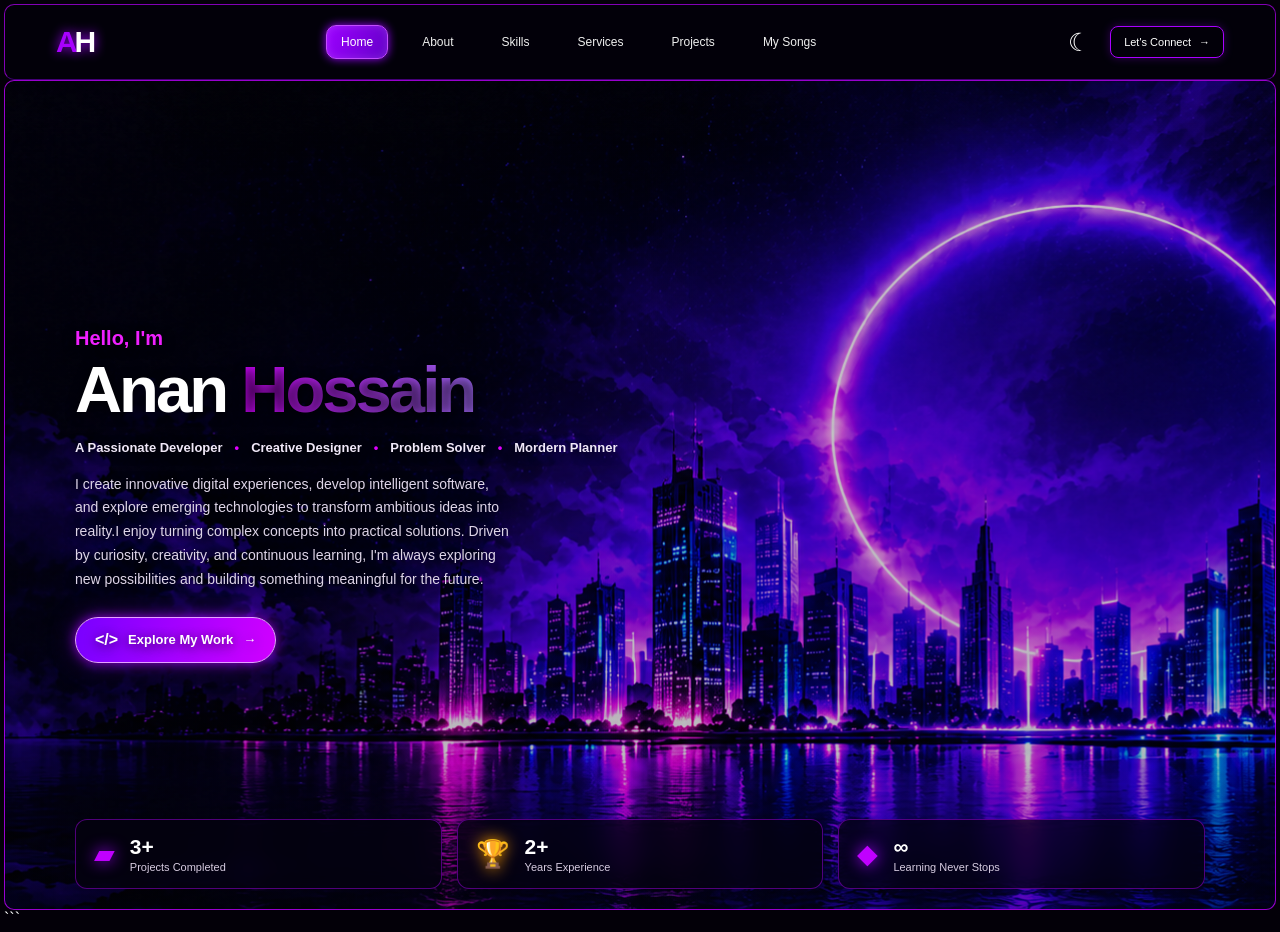
<file: index.html>
<!DOCTYPE html>
<html lang="en">

<head>
    <meta charset="UTF-8">
    <link rel="icon" href="/assets/pythonlogo.png" type="image/png">
    <meta name="viewport" content="width=device-width, initial-scale=1.0">

    <title>Anan Hossain | Portfolio</title>

    <!-- CUSTOM AH FAVICON -->
    <link rel="icon" type="image/png" href="./AH_64x64.png">

    <!-- CSS STYLESHEETS -->
    <link rel="stylesheet" href="./style.css">
    <link rel="stylesheet" href="./skills.css">
</head>


<body>

    <!-- NAVIGATION BAR -->

    <header class="navbar">

        <a href="#home" class="logo">A<span>H</span></a>

        <nav class="nav-links">
            <a href="#home" class="active">Home</a>
            <a href="about.html">About</a>
            <a href="skills.html">Skills</a>
            <a href="#services.html">Services</a>
            <a href="projects.html">Projects</a>
            <a href="#socials.html">My Songs</a>
        </nav>

        <div class="nav-actions">
            <button class="theme-button" aria-label="Theme">☾</button>

            <a href="#socials" class="connect-button">
                Let's Connect <span>→</span>
            </a>
        </div>

    </header>


    <!-- HOME PAGE -->

    <main>

        <section class="home-hero" id="home">

            <!-- Background effects -->

            <div class="hero-glow"></div>
            <div class="city-skyline"></div>
            <div class="city-floor"></div>


            <!-- Introduction -->

            <div class="hero-content">

                <p class="hero-greeting">Hello, I'm</p>

                <h1>
                    Anan <span>Hossain</span>
                </h1>

                <div class="hero-roles">
                    <span>A Passionate Developer</span>
                    <i>•</i>
                    <span>Creative Designer</span>
                    <i>•</i>
                    <span>Problem Solver</span>
                     <i>•</i>
                     <span>Mordern Planner</span>
                </div>

                <p class="hero-description">
                    I create innovative digital experiences, develop intelligent software, and explore emerging technologies to transform ambitious ideas into reality.I enjoy turning complex concepts into practical solutions. Driven by curiosity, creativity, and continuous learning, I'm always exploring new possibilities and building something meaningful for the future.
                </p>

                <a href="projects.html" class="hero-button">
                    <span>&lt;/&gt;</span>
                    Explore My Work
                    <span>→</span>
                </a>

            </div>


            <!-- Portrait -->

            <div class="hero-portrait-area">

                <div class="portrait-halo"></div>

                <div class="portrait-container">
                    <img
                        src="./assets/anan-portrait.png"
                        alt="Anan Hossain"
                    >
                </div>

                <div class="floating-code">&lt;/&gt;</div>

            </div>


            <!-- Statistics -->

            <div class="hero-stats">

                <div class="stat-card">

                    <div class="stat-icon">▰</div>

                    <div class="stat-info">
                        <h3>3+</h3>
                        <p>Projects Completed</p>
                    </div>

                </div>


                <div class="stat-card">

                    <div class="stat-icon trophy-icon">🏆</div>

                    <div class="stat-info">
                        <h3>2+</h3>
                        <p>Years Experience</p>
                    </div>

                </div>


                <div class="stat-card">

                    <div class="stat-icon">◆</div>

                    <div class="stat-info">
                        <h3>∞</h3>
                        <p>Learning Never Stops</p>
                    </div>

                </div>

            </div>

        </section>

    </main>

</body>
</html>

```
</file>
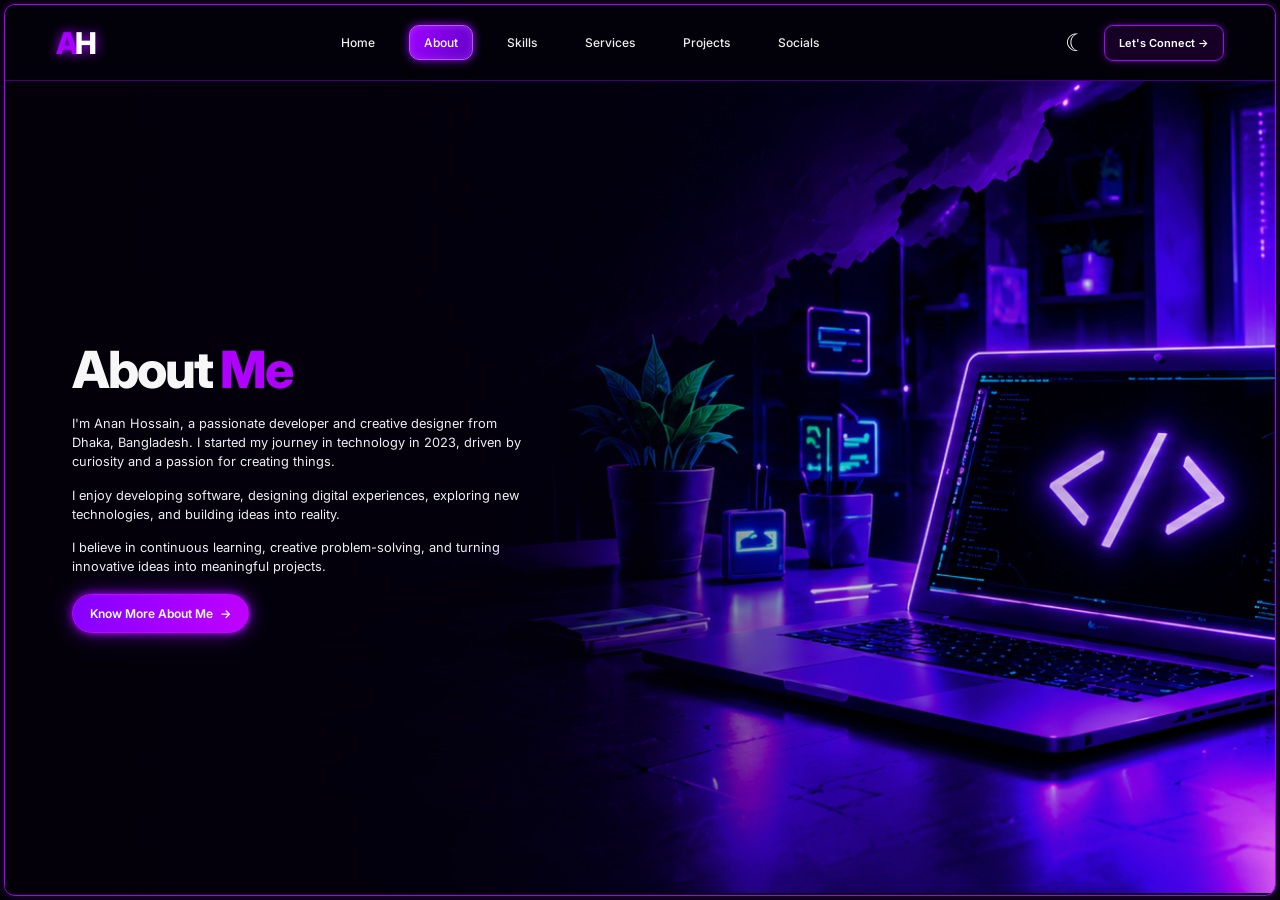
<file: about.html>
<!DOCTYPE html>
<html lang="en">
<head>
    <meta charset="UTF-8">
    <meta name="viewport" content="width=device-width, initial-scale=1.0">
    <title>About | Anan Hossain</title>
    <link rel="stylesheet" href="about.css">
    <link href="https://fonts.googleapis.com/css2?family=Inter:wght@400;500;600;700;800&display=swap" rel="stylesheet">
</head>
<body>

<div class="about-page">

    <!-- NAVBAR -->
    <header class="navbar">

        <a href="index.html" class="logo">A<span>H</span></a>

        <nav class="nav-links">
            <a href="index.html">Home</a>
            <a href="about.html" class="active">About</a>
            <a href="skills.html">Skills</a>
            <a href="services.html">Services</a>
            <a href="projects.html">Projects</a>
            <a href="socials.html">Socials</a>
        </nav>

        <div class="nav-right">
            <button class="theme-toggle" id="themeToggle">☾</button>
            <a href="socials.html" class="connect">
                Let's Connect <span>→</span>
            </a>
        </div>

    </header>

    <!-- ABOUT SECTION -->
    <main class="about-hero">

        <div class="about-content">

            <h1>About <span>Me</span></h1>

            <div class="about-description">

                <p>
                    I'm Anan Hossain, a passionate developer
                    and creative designer from Dhaka, Bangladesh.
                    I started my journey in technology in 2023, driven
                    by curiosity and a passion for creating things.
                </p>

                <p>
                    I enjoy developing software, designing digital
                    experiences, exploring new technologies, and
                    building ideas into reality.
                </p>

                <p>
                    I believe in continuous learning, creative problem-solving,
                    and turning innovative ideas into meaningful projects.
                </p>

            </div>

            <a href="index.html" class="know-more">
                Know More About Me <span>→</span>
            </a>

        </div>

    </main>

</div>

<script>
    const themeToggle = document.getElementById("themeToggle");

    themeToggle.addEventListener("click", () => {
        document.body.classList.toggle("light-mode");

        themeToggle.textContent =
            document.body.classList.contains("light-mode")
            ? "☀" : "☾";
    });
</script>

</body>
</html>
</file>
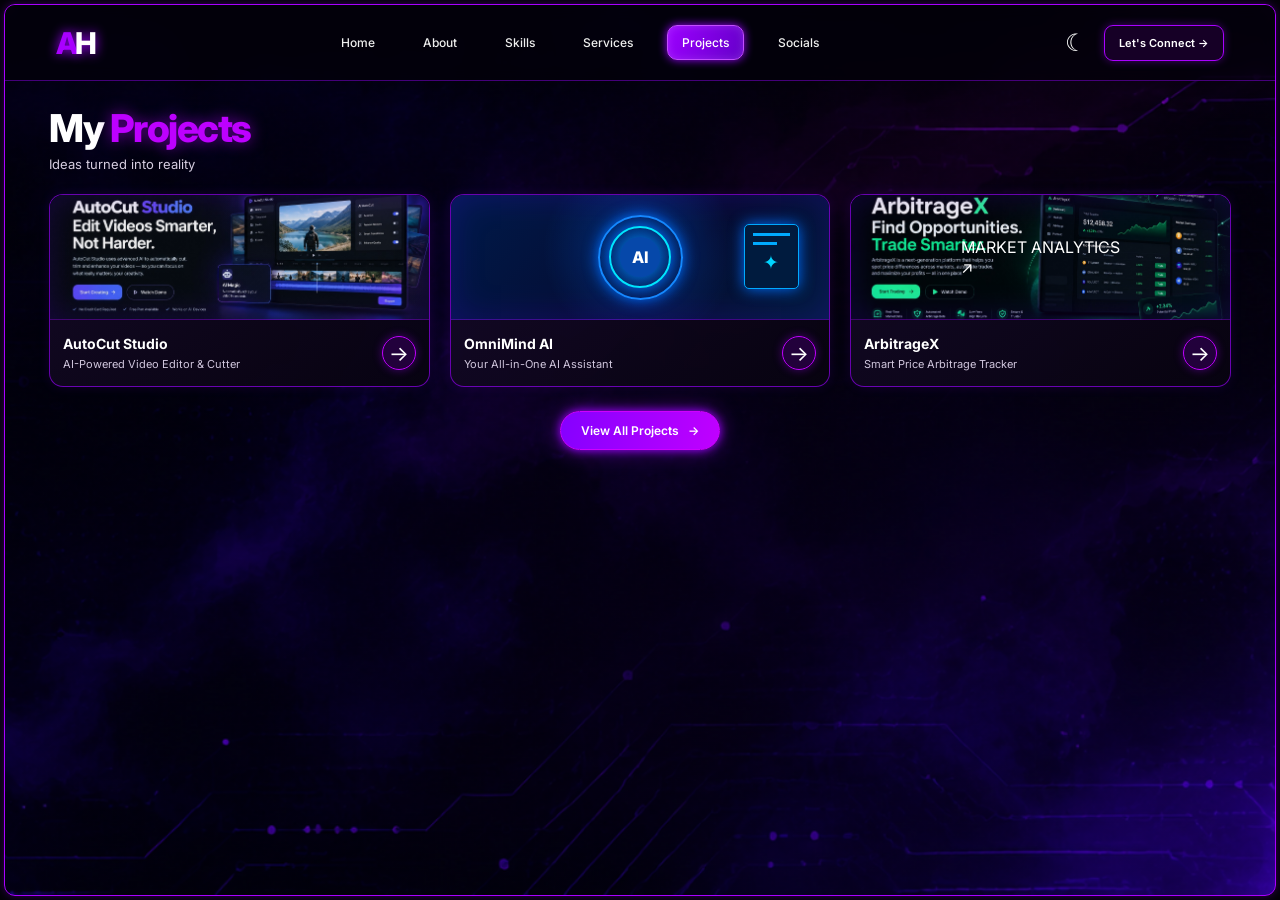
<file: projects.html>
<!DOCTYPE html>
<html lang="en">
<head>
    <meta charset="UTF-8">
    <meta name="viewport" content="width=device-width, initial-scale=1.0">

    <title>Projects | Anan Hossain</title>

    <link rel="stylesheet" href="projects.css">

    <link href="https://fonts.googleapis.com/css2?family=Inter:wght@400;500;600;700;800&display=swap" rel="stylesheet">
</head>

<body>

<div class="projects-page">

    <!-- NAVBAR -->
    <header class="navbar">

        <a href="index.html" class="logo">A<span>H</span></a>

        <nav class="nav-links">
            <a href="index.html">Home</a>
            <a href="about.html">About</a>
            <a href="skills.html">Skills</a>
            <a href="services.html">Services</a>
            <a href="projects.html" class="active">Projects</a>
            <a href="socials.html">Socials</a>
        </nav>

        <div class="nav-right">
            <button class="theme-toggle" id="themeToggle">☾</button>

            <a href="socials.html" class="connect">
                Let's Connect <span>→</span>
            </a>
        </div>

    </header>


    <!-- PROJECTS SECTION -->
    <main class="projects-content">

        <h1>My <span>Projects</span></h1>

        <p class="subtitle">Ideas turned into reality</p>


        <section class="projects-grid">

            <!-- AUTOCUT STUDIO -->
            <article class="project-card">

                <div class="project-preview autocut-preview">
                    <div class="preview-window">
                        <div class="window-top">
                            <span></span><span></span><span></span>
                        </div>
                        <div class="editing-screen">
                            <div class="video-frame">
                                <span>▶</span>
                            </div>
                            <div class="timeline">
                                <i></i><i></i><i></i>
                            </div>
                        </div>
                    </div>
                    <div class="preview-glow"></div>
                </div>

                <div class="project-info">
                    <div>
                        <h2>AutoCut Studio</h2>
                        <p>AI-Powered Video Editor & Cutter</p>
                    </div>

                    <a href="#" class="project-arrow" aria-label="View AutoCut Studio">→</a>
                </div>

            </article>


            <!-- OMNIMIND AI -->
            <article class="project-card">

                <div class="project-preview omni-preview">
                    <div class="ai-orb">
                        <div class="orb-ring ring-one"></div>
                        <div class="orb-ring ring-two"></div>
                        <div class="orb-core">AI</div>
                    </div>

                    <div class="ai-panel">
                        <div class="panel-line"></div>
                        <div class="panel-line short"></div>
                        <div class="panel-box">✦</div>
                    </div>

                    <div class="preview-glow"></div>
                </div>

                <div class="project-info">
                    <div>
                        <h2>OmniMind AI</h2>
                        <p>Your All-in-One AI Assistant</p>
                    </div>

                    <a href="#" class="project-arrow" aria-label="View OmniMind AI">→</a>
                </div>

            </article>


            <!-- ARBITRAGEX -->
            <article class="project-card">

                <div class="project-preview arbitrage-preview">

                    <div class="chart-area">
                        <div class="chart-label">MARKET ANALYTICS</div>

                        <div class="chart-bars">
                            <i></i>
                            <i></i>
                            <i></i>
                            <i></i>
                            <i></i>
                        </div>

                        <div class="chart-trend">↗</div>
                    </div>

                    <div class="preview-glow"></div>
                </div>

                <div class="project-info">
                    <div>
                        <h2>ArbitrageX</h2>
                        <p>Smart Price Arbitrage Tracker</p>
                    </div>

                    <a href="#" class="project-arrow" aria-label="View ArbitrageX">→</a>
                </div>

            </article>

        </section>


        <!-- VIEW ALL BUTTON -->
        <div class="projects-action">
            <a href="#all-projects" class="view-projects">
                View All Projects <span>→</span>
            </a>
        </div>

    </main>

</div>


<script>
    const themeToggle = document.getElementById("themeToggle");

    themeToggle.addEventListener("click", () => {
        document.body.classList.toggle("light-mode");

        themeToggle.textContent =
            document.body.classList.contains("light-mode")
            ? "☀" : "☾";
    });
</script>

</body>
</html>
</file>
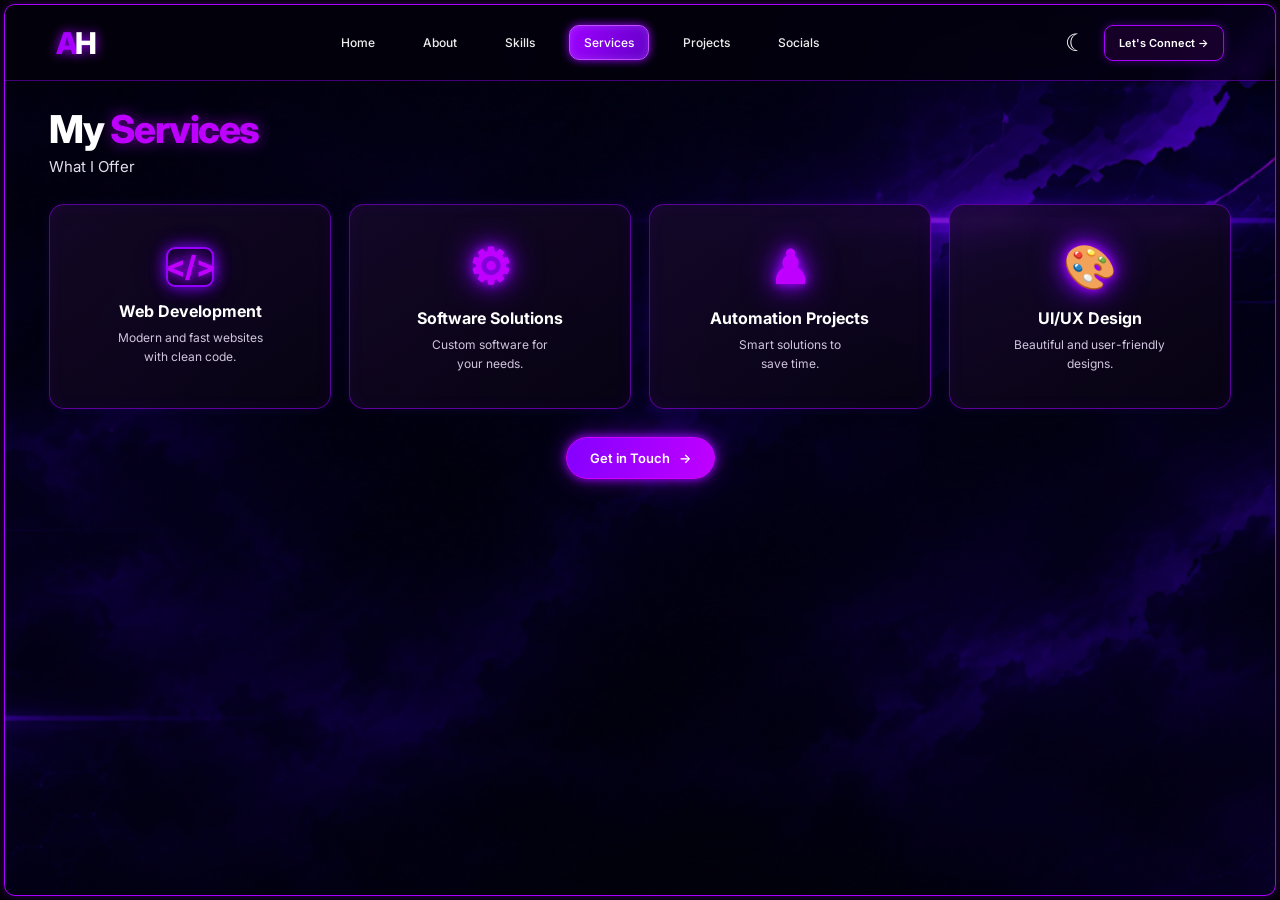
<file: services.html>
<!DOCTYPE html>
<html lang="en">
<head>
    <meta charset="UTF-8">
    <meta name="viewport" content="width=device-width, initial-scale=1.0">

    <title>Services | Anan Hossain</title>

    <link rel="stylesheet" href="services.css">

    <link href="https://fonts.googleapis.com/css2?family=Inter:wght@400;500;600;700;800&display=swap" rel="stylesheet">
</head>

<body>

<div class="services-page">

    <!-- NAVBAR -->
    <header class="navbar">

        <a href="index.html" class="logo">A<span>H</span></a>

        <nav class="nav-links">
            <a href="index.html">Home</a>
            <a href="about.html">About</a>
            <a href="skills.html">Skills</a>
            <a href="services.html" class="active">Services</a>
            <a href="projects.html">Projects</a>
            <a href="socials.html">Socials</a>
        </nav>

        <div class="nav-right">
            <button class="theme-toggle" id="themeToggle">☾</button>

            <a href="socials.html" class="connect">
                Let's Connect <span>→</span>
            </a>
        </div>

    </header>


    <!-- SERVICES CONTENT -->
    <main class="services-content">

        <h1>My <span>Services</span></h1>

        <p class="subtitle">What I Offer</p>

        <section class="services-grid">

            <!-- WEB DEVELOPMENT -->
            <div class="service-card">

                <div class="service-icon code-icon">
                    &lt;/&gt;
                </div>

                <h2>Web Development</h2>

                <p>
                    Modern and fast websites
                    <br>
                    with clean code.
                </p>

            </div>


            <!-- SOFTWARE SOLUTIONS -->
            <div class="service-card">

                <div class="service-icon gear-icon">
                    ⚙
                </div>

                <h2>Software Solutions</h2>

                <p>
                    Custom software for
                    <br>
                    your needs.
                </p>

            </div>


            <!-- AUTOMATION -->
            <div class="service-card">

                <div class="service-icon robot-icon">
                    ♟
                </div>

                <h2>Automation Projects</h2>

                <p>
                    Smart solutions to
                    <br>
                    save time.
                </p>

            </div>


            <!-- UI UX DESIGN -->
            <div class="service-card">

                <div class="service-icon design-icon">
                    🎨
                </div>

                <h2>UI/UX Design</h2>

                <p>
                    Beautiful and user-friendly
                    <br>
                    designs.
                </p>

            </div>

        </section>


        <!-- CONTACT BUTTON -->
        <div class="services-action">

            <a href="socials.html" class="get-in-touch">
                Get in Touch <span>→</span>
            </a>

        </div>

    </main>

</div>


<script>
    const themeToggle = document.getElementById("themeToggle");

    themeToggle.addEventListener("click", () => {
        document.body.classList.toggle("light-mode");

        themeToggle.textContent =
            document.body.classList.contains("light-mode")
            ? "☀" : "☾";
    });
</script>

</body>
</html>
</file>
<file: style.css>
/* =========================================
   GLOBAL SETTINGS
========================================= */

* {
    margin: 0;
    padding: 0;
    box-sizing: border-box;
}

html {
    scroll-behavior: smooth;
}

body {
    min-height: 100vh;
    background: #030208;
    color: white;
    font-family: Arial, Helvetica, sans-serif;
    overflow-x: hidden;
}


/* =========================================
   NAVIGATION BAR
========================================= */

.navbar {
    width: 100%;
    height: 70px;

    padding: 0 4%;

    display: flex;
    align-items: center;
    justify-content: space-between;

    position: relative;
    z-index: 20;

    background: #080410;

    border: 1px solid rgba(185, 0, 255, 0.7);
    border-radius: 10px;
}


/* Logo */

.logo {
    color: white;
    font-size: 29px;
    font-weight: 900;
    letter-spacing: -3px;
    text-decoration: none;

    text-shadow: 0 0 15px #a000ff;
}

.logo span {
    color: #c000ff;
}


/* Navigation links */

.nav-links {
    display: flex;
    align-items: center;
    gap: 27px;
}

.nav-links a {
    color: #e5ddeb;
    text-decoration: none;
    font-size: 12px;

    padding: 9px 13px;
    border-radius: 20px;

    transition: 0.25s ease;
}

.nav-links a:hover,
.nav-links a.active {
    color: white;

    background: linear-gradient(
        100deg,
        #7100dc,
        #b000ff
    );

    box-shadow: 0 0 15px rgba(165, 0, 255, 0.75);
}


/* Navbar right side */

.nav-actions {
    display: flex;
    align-items: center;
    gap: 15px;
}

.theme-button {
    width: 32px;
    height: 32px;

    border: none;
    background: transparent;

    color: white;
    font-size: 25px;

    cursor: pointer;
}

.connect-button {
    color: white;
    text-decoration: none;
    font-size: 11px;

    padding: 9px 13px;

    border: 1px solid #a900ff;
    border-radius: 8px;

    box-shadow: 0 0 10px rgba(155, 0, 255, 0.3);

    transition: 0.3s ease;
}

.connect-button:hover {
    background: #7900c9;
    box-shadow: 0 0 18px #9900ff;
}

.connect-button span {
    margin-left: 5px;
}


/* =========================================
   HOME HERO SECTION
========================================= */

.home-hero {
    width: 100%;

    height: calc(100vh - 70px);
    min-height: 650px;
    max-height: 850px;

    position: relative;
    isolation: isolate;
    overflow: hidden;

    display: flex;
    align-items: center;

    padding: 0 5.5%;

    background:
        radial-gradient(
            ellipse at 75% 48%,
            rgba(100, 0, 220, 0.28),
            transparent 40%
        ),

        radial-gradient(
            ellipse at 50% 100%,
            rgba(100, 0, 200, 0.2),
            transparent 50%
        ),

        #05020d;

    border: 1px solid rgba(190, 0, 255, 0.8);
    border-radius: 10px;
}


/* =========================================
   PURPLE BACKGROUND LIGHT
========================================= */

.hero-glow {
    position: absolute;
    z-index: -1;

    width: 550px;
    height: 550px;

    right: 8%;
    top: 0;

    border-radius: 50%;

    background: rgba(111, 0, 255, 0.22);

    filter: blur(100px);
}


/* =========================================
   FUTURISTIC CITY SKYLINE
========================================= */

.city-skyline {
    position: absolute;
    z-index: -1;

    bottom: 65px;
    left: 0;

    width: 100%;
    height: 245px;

    opacity: 0.85;

    background:

        repeating-linear-gradient(
            90deg,
            transparent 0 16px,
            rgba(150, 0, 255, 0.23) 17px 19px,
            transparent 20px 38px
        ),

        linear-gradient(
            to top,
            rgba(108, 0, 255, 0.3),
            transparent 80%
        );

    clip-path: polygon(
        0 45%,
        4% 45%,
        4% 17%,
        7% 17%,
        7% 52%,
        10% 52%,
        10% 30%,
        14% 30%,
        14% 60%,
        17% 60%,
        17% 10%,
        21% 10%,
        21% 48%,
        25% 48%,
        25% 25%,
        29% 25%,
        29% 55%,
        33% 55%,
        33% 15%,
        37% 15%,
        37% 48%,
        41% 48%,
        41% 5%,
        45% 5%,
        45% 55%,
        49% 55%,
        49% 25%,
        53% 25%,
        53% 50%,
        57% 50%,
        57% 13%,
        61% 13%,
        61% 52%,
        65% 52%,
        65% 22%,
        69% 22%,
        69% 45%,
        73% 45%,
        73% 8%,
        77% 8%,
        77% 55%,
        81% 55%,
        81% 23%,
        85% 23%,
        85% 52%,
        89% 52%,
        89% 13%,
        93% 13%,
        93% 48%,
        97% 48%,
        97% 25%,
        100% 25%,
        100% 100%,
        0 100%
    );
}


/* Ground lighting */

.city-floor {
    position: absolute;
    z-index: -1;

    bottom: 0;
    left: 0;

    width: 100%;
    height: 100px;

    background: linear-gradient(
        to top,
        rgba(105, 0, 220, 0.25),
        transparent
    );

    border-bottom: 2px solid rgba(155, 0, 255, 0.35);
}


/* =========================================
   HERO INTRODUCTION
========================================= */

.hero-content {
    position: relative;
    z-index: 5;

    width: 52%;
    margin-bottom: 70px;
}

.hero-greeting {
    color: #ef20ff;
    font-size: 20px;
    font-weight: 600;

    margin-bottom: 3px;
}

.hero-content h1 {
    color: white;

    font-size: clamp(48px, 5.1vw, 76px);
    font-weight: 800;

    letter-spacing: -3px;
    line-height: 1.12;
}

.hero-content h1 span {
    background: linear-gradient(
        90deg,
        #d000ff,
        #a66bff
    );

    -webkit-background-clip: text;
    background-clip: text;

    color: transparent;
}


/* Job roles */

.hero-roles {
    display: flex;
    align-items: center;
    flex-wrap: wrap;

    gap: 12px;
    margin-top: 13px;

    color: #f0e8f8;
    font-size: 13px;
    font-weight: 600;
}

.hero-roles i {
    color: #e000ff;
    font-style: normal;
}


/* Description */

.hero-description {
    max-width: 440px;

    margin-top: 18px;

    color: #ded5e8;

    font-size: 14px;
    line-height: 1.7;
}


/* Explore button */

.hero-button {
    display: inline-flex;
    align-items: center;
    gap: 10px;

    margin-top: 25px;
    padding: 13px 19px;

    color: white;
    text-decoration: none;

    font-size: 13px;
    font-weight: 700;

    border: 1px solid #e5a0ff;
    border-radius: 30px;

    background: linear-gradient(
        100deg,
        #7900ff,
        #d000ff
    );

    box-shadow:
        0 0 12px rgba(174, 0, 255, 0.75),
        0 0 28px rgba(130, 0, 255, 0.35);

    transition: 0.3s ease;
}

.hero-button:hover {
    transform: translateY(-3px);
    box-shadow: 0 0 30px #a000ff;
}

.hero-button span:first-child {
    font-size: 16px;
}


/* =========================================
   PORTRAIT AND NEON RING
========================================= */

.hero-portrait-area {
    position: absolute;
    z-index: 3;

    right: 6%;
    bottom: 65px;

    width: 44%;
    height: 88%;

    display: flex;
    justify-content: center;
    align-items: flex-end;
}


/* Neon ring */

.portrait-halo {
    position: absolute;
    z-index: 0;

    width: 330px;
    height: 330px;

    top: 15%;
    left: 50%;

    transform: translateX(-50%);

    border: 2px solid #d000ff;
    border-radius: 50%;

    box-shadow:
        0 0 12px #c000ff,
        0 0 28px #9500ff,
        0 0 65px rgba(133, 0, 255, 0.65);
}


/* Portrait image */

.portrait-container {
    position: relative;
    z-index: 2;

    width: min(350px, 75%);
    aspect-ratio: 1;

    overflow: hidden;
    border-radius: 50%;

    border: 2px solid rgba(220, 0, 255, 0.9);

    box-shadow:
        0 0 15px #b000ff,
        0 0 45px rgba(145, 0, 255, 0.6);
}

.portrait-container img {
    display: block;

    width: 100%;
    height: 100%;

    object-fit: cover;
    object-position: center;
}


/* Floating code */

.floating-code {
    position: absolute;
    z-index: 4;

    right: 4%;
    bottom: 32%;

    color: white;
    font-size: 28px;

    text-shadow:
        0 0 10px #bd00ff,
        0 0 25px #a000ff;
}


/* =========================================
   STATISTICS CARDS
========================================= */

.hero-stats {
    position: absolute;
    z-index: 6;

    left: 5.5%;
    bottom: 20px;

    width: 89%;

    display: grid;
    grid-template-columns: repeat(3, 1fr);

    gap: 15px;
}

.stat-card {
    min-height: 70px;

    display: flex;
    align-items: center;
    gap: 15px;

    padding: 10px 18px;

    background: rgba(9, 3, 20, 0.92);

    border: 1px solid rgba(145, 0, 210, 0.55);
    border-radius: 12px;

    backdrop-filter: blur(10px);

    transition: 0.3s ease;
}

.stat-card:hover {
    border-color: #d000ff;

    box-shadow:
        0 0 18px rgba(155, 0, 255, 0.3);

    transform: translateY(-3px);
}


/* Statistics icons */

.stat-icon {
    color: #c000ff;
    font-size: 27px;

    filter: drop-shadow(0 0 8px #a000ff);
}

.trophy-icon {
    filter: drop-shadow(0 0 8px #ff9d00);
}


/* Statistics text */

.stat-info h3 {
    color: white;
    font-size: 21px;
    margin-bottom: 2px;
}

.stat-info p {
    color: #d7cce1;
    font-size: 11px;
}


/* =========================================
   TABLET RESPONSIVE
========================================= */

@media (max-width: 900px) {

    .nav-links {
        gap: 8px;
    }

    .nav-links a {
        padding: 7px 8px;
        font-size: 11px;
    }

    .hero-content {
        width: 58%;
    }

    .hero-portrait-area {
        right: 3%;
        width: 42%;
    }

    .portrait-container {
        width: 280px;
    }

    .portrait-halo {
        width: 300px;
        height: 300px;
    }

}


/* =========================================
   MOBILE RESPONSIVE
========================================= */

@media (max-width: 650px) {

    .navbar {
        height: auto;
        min-height: 65px;

        flex-wrap: wrap;
        gap: 12px;

        padding: 12px 5%;
    }

    .nav-links {
        order: 3;

        width: 100%;

        justify-content: center;
        flex-wrap: wrap;
    }

    .nav-actions {
        gap: 8px;
    }

    .home-hero {
        height: auto;
        min-height: 1050px;

        padding: 55px 6%;

        align-items: flex-start;
    }

    .hero-content {
        width: 100%;
        margin-bottom: 0;
    }

    .hero-content h1 {
        font-size: 46px;
    }

    .hero-roles {
        gap: 7px;
        font-size: 11px;
    }

    .hero-portrait-area {
        width: 100%;
        height: 430px;

        right: 0;
        bottom: 180px;
    }

    .portrait-container {
        width: 255px;
    }

    .portrait-halo {
        width: 280px;
        height: 280px;
        top: 10%;
    }

    .hero-stats {
        left: 5%;
        width: 90%;

        bottom: 15px;

        grid-template-columns: 1fr;
        gap: 7px;
    }

    .stat-card {
        min-height: 55px;
    }

    .floating-code {
        right: 15%;
    }


}


/* =====================================================
   ANAN PORTFOLIO — CYBERPUNK BACKGROUND UPDATE
   Paste this at the VERY BOTTOM of the root style.css.
   Keep cyberpunk-background.png inside the assets folder.
===================================================== */

.home-hero {
    background:
        linear-gradient(rgba(3, 2, 12, 0.22), rgba(3, 2, 12, 0.28)),
        url("assets/cyberpunk-background.png") center center / cover no-repeat;
}

/* Remove old decorative shapes and the portrait area. */
.hero-glow,
.city-skyline,
.city-floor,
.hero-portrait-area,
.portrait-halo,
.portrait-container,
.floating-code {
    display: none !important;
}

/* Keep the text readable over the new background. */
.hero-content {
    width: min(58%, 650px);
    margin-bottom: 0;
    text-shadow: 0 2px 12px rgba(0, 0, 0, 0.8);
}

/* Slightly transparent navigation and statistic cards. */
.navbar {
    background: rgba(5, 2, 16, 0.72);
    backdrop-filter: blur(10px);
}

.stat-card {
    background: rgba(5, 2, 16, 0.72);
    backdrop-filter: blur(10px);
}

@media (max-width: 900px) {
    .hero-content {
        width: 65%;
    }
}

@media (max-width: 650px) {
    .home-hero {
        background-position: 58% center;
    }

    .hero-content {
        width: 100%;
    }
}
</file>
<file: skills.css>
* {
    margin: 0;
    padding: 0;
    box-sizing: border-box;
}

html {
    scroll-behavior: smooth;
}

body {
    background: #030008;
    color: white;
    font-family: 'Inter', sans-serif;
    min-height: 100vh;
    padding: 4px;
}

/* PAGE FRAME */

.skills-page {
    position: relative;
    width: 100%;
    min-height: calc(100vh - 8px);
    overflow: hidden;
    border: 1px solid #a900ff;
    border-radius: 11px;

    /* Your supplied purple cyberpunk image is now the page background. */
    background:
        linear-gradient(rgba(3, 0, 12, .18), rgba(3, 0, 12, .24)),
        url("assets/skills-background.png") center center / cover no-repeat;

    box-shadow: 0 0 8px rgba(160, 0, 255, .3);
}

/* The old generated circuit background has been removed.
   The image above supplies the background instead. */

/* NAVBAR */

.navbar {
    height: 76px;
    width: 100%;
    padding: 0 4%;
    position: relative;
    z-index: 10;

    display: flex;
    align-items: center;
    justify-content: space-between;

    background: rgba(3, 0, 10, .70);
    backdrop-filter: blur(8px);
    border-bottom: 1px solid rgba(150, 0, 255, .45);
}

.logo {
    text-decoration: none;
    font-size: 30px;
    font-weight: 800;
    letter-spacing: -3px;
    color: #a900ff;
    text-shadow: 0 0 12px #a000ff;
}

.logo span {
    color: white;
}

.nav-links {
    display: flex;
    align-items: center;
    gap: 20px;
}

.nav-links a {
    color: #eee;
    text-decoration: none;
    font-size: 12px;
    font-weight: 500;
    padding: 9px 14px;
    border-radius: 10px;
    transition: .3s;
}

.nav-links a:hover {
    background: rgba(150, 0, 255, .2);
}

.nav-links a.active {
    color: white;
    background: linear-gradient(110deg, #9c00ff, #6500c9);
    border: 1px solid #c34cff;

    box-shadow:
        0 0 10px #9700ff,
        inset 0 0 8px rgba(255,255,255,.15);
}

.nav-right {
    display: flex;
    align-items: center;
    gap: 17px;
}

.theme-toggle {
    background: none;
    border: none;
    color: white;
    font-size: 24px;
    cursor: pointer;
}

.connect {
    text-decoration: none;
    color: white;
    font-size: 11px;
    font-weight: 600;
    padding: 10px 14px;
    border: 1px solid #a900ff;
    border-radius: 9px;
    background: rgba(30, 0, 50, .7);
    box-shadow: 0 0 9px rgba(160, 0, 255, .4);
    transition: .3s;
}

.connect:hover {
    background: #8200d9;
    box-shadow: 0 0 20px #a000ff;
}

/* MAIN CONTENT */

.skills-content {
    position: relative;
    z-index: 2;
    padding: 22px 3.2% 35px;
}

.skills-content h1 {
    font-size: clamp(25px, 2.6vw, 36px);
    font-weight: 800;
    letter-spacing: -1.5px;
    margin-bottom: 24px;
    color: #fff;
}

.skills-content h1 span {
    color: #bd00ff;
    text-shadow: 0 0 15px rgba(180, 0, 255, .6);
}

/* SKILL GRID */

.skills-grid {
    display: grid;
    grid-template-columns: repeat(5, minmax(0, 1fr));
    gap: 12px;
}

/* SKILL CARD */

.skill-card {
    min-height: 145px;
    padding: 17px 10px 13px;

    display: flex;
    flex-direction: column;
    align-items: center;
    justify-content: center;
    text-align: center;

    background: linear-gradient(
        145deg,
        rgba(20, 8, 37, .82),
        rgba(7, 3, 17, .86)
    );

    border: 1px solid rgba(153, 0, 255, .55);
    border-radius: 13px;

    box-shadow:
        inset 0 0 15px rgba(130, 0, 255, .07),
        0 0 9px rgba(120, 0, 255, .12);

    backdrop-filter: blur(8px);
    transition: .3s ease;
}

.skill-card:hover {
    transform: translateY(-5px);
    border-color: #d000ff;

    box-shadow:
        0 0 12px rgba(170, 0, 255, .6),
        0 0 28px rgba(130, 0, 255, .2),
        inset 0 0 15px rgba(150, 0, 255, .15);
}

/* ICONS */

.skill-icon {
    width: 39px;
    height: 39px;
    margin-bottom: 10px;

    display: flex;
    align-items: center;
    justify-content: center;

    font-size: 27px;
    font-weight: 800;
    border-radius: 9px;
    text-shadow: 0 0 12px currentColor;
}

.python-icon {
    color: #ffd43b;
}

.js-icon {
    background: #f7df1e;
    color: #171717;
    font-size: 21px;
    border-radius: 2px;
    text-shadow: none;
}

.linux-icon {
    color: #ffad36;
}

.design-icon {
    color: #00d9ff;
    border: 2px solid #a000ff;
    border-radius: 50%;
}

.cpp-icon {
    color: #21a6ff;
    border: 2px solid #147bff;
    clip-path: polygon(25% 0, 75% 0, 100% 50%, 75% 100%, 25% 100%, 0 50%);
    background: rgba(0, 115, 255, .15);
}

.node-icon {
    color: #62e629;
    border: 2px solid #4ccf20;
    clip-path: polygon(25% 0, 75% 0, 100% 50%, 75% 100%, 25% 100%, 0 50%);
    background: rgba(50, 200, 20, .13);
}

.html-icon {
    color: #ff6034;
    font-size: 34px;
}

.java-icon {
    color: #ff8b26;
    font-size: 35px;
}

.sql-icon {
    color: #168cff;
    font-size: 36px;
}

/* TEXT */

.skill-card h2 {
    color: #fff;
    font-size: 14px;
    font-weight: 700;
    margin-bottom: 6px;
}

.skill-card p {
    color: #d0c6dd;
    font-size: 11px;
    line-height: 1.45;
    font-weight: 400;
}

/* MOBILE */

@media (max-width: 850px) {

    .navbar {
        padding: 0 2%;
    }

    .nav-links {
        gap: 4px;
    }

    .nav-links a {
        padding: 8px;
        font-size: 10px;
    }

    .skills-grid {
        grid-template-columns: repeat(3, minmax(0, 1fr));
    }
}

@media (max-width: 600px) {

    .navbar {
        height: auto;
        min-height: 90px;
        padding: 10px 14px 35px;
    }

    .nav-links {
        position: absolute;
        left: 8px;
        right: 8px;
        bottom: 5px;
        justify-content: space-around;
    }

    .nav-links a {
        font-size: 9px;
        padding: 5px;
    }

    .nav-right {
        gap: 8px;
    }

    .skills-content {
        padding: 30px 15px;
    }

    .skills-content h1 {
        font-size: 27px;
    }

    .skills-grid {
        grid-template-columns: repeat(2, minmax(0, 1fr));
        gap: 10px;
    }

    .skill-card {
        min-height: 135px;
    }
}
</file>
<file: about.css>
* {
    margin: 0;
    padding: 0;
    box-sizing: border-box;
}

html {
    scroll-behavior: smooth;
}

body {
    background: #030008;
    color: white;
    font-family: 'Inter', sans-serif;
    min-height: 100vh;
    padding: 4px;
}

/* SAME FULL PAGE SIZE AS HOME */

.about-page {
    position: relative;
    width: 100%;
    min-height: calc(100vh - 8px);
    overflow: hidden;
    border: 1px solid #a900ff;
    border-radius: 11px;
    background: #030008;
    box-shadow: 0 0 8px rgba(160, 0, 255, .3);
}

/* NAVIGATION */

.navbar {
    height: 76px;
    width: 100%;
    padding: 0 4%;
    position: relative;
    z-index: 10;

    display: flex;
    align-items: center;
    justify-content: space-between;

    background: rgba(3, 0, 10, .94);
    border-bottom: 1px solid rgba(150, 0, 255, .45);
}

.logo {
    text-decoration: none;
    font-size: 30px;
    font-weight: 800;
    letter-spacing: -3px;
    color: #a900ff;
    text-shadow: 0 0 12px #a000ff;
}

.logo span {
    color: white;
}

.nav-links {
    display: flex;
    align-items: center;
    gap: 20px;
}

.nav-links a {
    color: #eee;
    text-decoration: none;
    font-size: 12px;
    font-weight: 500;
    padding: 9px 14px;
    border-radius: 10px;
    transition: .3s;
}

.nav-links a:hover {
    background: rgba(150, 0, 255, .2);
}

.nav-links a.active {
    color: white;
    background: linear-gradient(110deg, #9c00ff, #6500c9);
    border: 1px solid #c34cff;

    box-shadow:
        0 0 10px #9700ff,
        inset 0 0 8px rgba(255,255,255,.15);
}

.nav-right {
    display: flex;
    align-items: center;
    gap: 17px;
}

.theme-toggle {
    background: none;
    border: none;
    color: white;
    font-size: 24px;
    cursor: pointer;
}

.connect {
    text-decoration: none;
    color: white;
    font-size: 11px;
    font-weight: 600;
    padding: 10px 14px;
    border: 1px solid #a900ff;
    border-radius: 9px;
    background: rgba(30, 0, 50, .7);
    box-shadow: 0 0 9px rgba(160, 0, 255, .4);
    transition: .3s;
}

.connect:hover {
    background: #8200d9;
    box-shadow: 0 0 20px #a000ff;
}

/* ABOUT BACKGROUND */

.about-hero {
    position: relative;
    width: 100%;
    min-height: calc(100vh - 88px);

    display: flex;
    align-items: center;

    background-image:
        linear-gradient(
            90deg,
            #030009 0%,
            rgba(3, 0, 12, .98) 22%,
            rgba(3, 0, 12, .86) 37%,
            rgba(3, 0, 12, .22) 65%,
            rgba(3, 0, 12, .05) 100%
        ),
        url("assets/about-background.png");

    background-size: cover;
    background-position: center center;
    background-repeat: no-repeat;
}

/* ABOUT TEXT */

.about-content {
    position: relative;
    z-index: 2;

    width: 45%;
    max-width: 600px;
    margin-left: 5.3%;
    padding: 40px 0;
}

.about-content h1 {
    font-size: clamp(38px, 4vw, 52px);
    line-height: 1.1;
    font-weight: 800;
    letter-spacing: -2px;
    margin-bottom: 17px;
    color: #f7f7f7;
}

.about-content h1 span {
    color: #b000ff;
}

.about-description {
    max-width: 470px;
}

.about-description p {
    color: #f0edf5;
    font-size: clamp(12px, 1vw, 15px);
    line-height: 1.5;
    font-weight: 400;
    margin-bottom: 14px;
}

.know-more {
    display: inline-flex;
    align-items: center;
    gap: 7px;

    margin-top: 4px;
    padding: 11px 17px;

    color: white;
    text-decoration: none;
    font-size: 12px;
    font-weight: 600;

    border-radius: 25px;
    border: 1px solid #d000ff;

    background: linear-gradient(
        100deg,
        #8500ff,
        #c000ff
    );

    box-shadow:
        0 0 9px #9e00ff,
        0 0 22px rgba(150, 0, 255, .5);

    transition: .3s;
}

.know-more:hover {
    transform: translateY(-3px);
    box-shadow: 0 0 25px #bd00ff;
}

/* RESPONSIVE */

@media (max-width: 900px) {

    .navbar {
        padding: 0 2%;
    }

    .nav-links {
        gap: 4px;
    }

    .nav-links a {
        padding: 8px;
        font-size: 10px;
    }

    .about-content {
        width: 50%;
        margin-left: 4%;
    }

    .about-description p {
        font-size: 12px;
    }
}

@media (max-width: 600px) {

    .about-page {
        min-height: calc(100vh - 8px);
    }

    .navbar {
        height: auto;
        min-height: 90px;
        padding: 10px 14px 35px;
    }

    .nav-links {
        position: absolute;
        left: 8px;
        right: 8px;
        bottom: 5px;
        justify-content: space-around;
    }

    .nav-links a {
        font-size: 9px;
        padding: 5px;
    }

    .nav-right {
        gap: 8px;
    }

    .about-hero {
        min-height: calc(100vh - 102px);
        align-items: flex-start;

        background-position: 58% center;

        background-image:
            linear-gradient(
                90deg,
                rgba(3, 0, 10, .96),
                rgba(3, 0, 10, .82)
            ),
            url("assets/about-background.png");
            background-size: cover;
background-position: center center;
background-repeat: no-repeat;
    }

    .about-content {
        width: 88%;
        margin: 50px auto;
        padding: 0;
    }

    .about-content h1 {
        font-size: 38px;
    }

    .about-description p {
        font-size: 12px;
    }
}
</file>
<file: projects.css>
* {
    margin: 0;
    padding: 0;
    box-sizing: border-box;
}

html {
    scroll-behavior: smooth;
}

body {
    background: #030008;
    color: white;
    font-family: 'Inter', sans-serif;
    min-height: 100vh;
    padding: 4px;
}

/* PAGE FRAME */

.projects-page {
    position: relative;
    width: 100%;
    min-height: calc(100vh - 8px);
    overflow: hidden;
    border: 1px solid #a900ff;

    /* Supplied cyberpunk image replaces the old generated background. */
    background:
        linear-gradient(rgba(3, 0, 12, .18), rgba(3, 0, 12, .24)),
        url("assets/projects-background.png") center center / cover no-repeat;

    border-radius: 11px;
    box-shadow: 0 0 8px rgba(160, 0, 255, .3);
}

/* Old .projects-page::before gradient background removed. */

/* NAVBAR */

.navbar {
    height: 76px;
    width: 100%;
    padding: 0 4%;
    position: relative;
    z-index: 10;

    display: flex;
    align-items: center;
    justify-content: space-between;

    background: rgba(3, 0, 10, .70);
    backdrop-filter: blur(8px);
    border-bottom: 1px solid rgba(150, 0, 255, .45);
}

.logo {
    text-decoration: none;
    font-size: 30px;
    font-weight: 800;
    letter-spacing: -3px;
    color: #a900ff;
    text-shadow: 0 0 12px #a000ff;
}

.logo span {
    color: white;
}

.nav-links {
    display: flex;
    align-items: center;
    gap: 20px;
}

.nav-links a {
    color: #eee;
    text-decoration: none;
    font-size: 12px;
    font-weight: 500;
    padding: 9px 14px;
    border-radius: 10px;
    transition: .3s;
}

.nav-links a:hover {
    background: rgba(150, 0, 255, .2);
}

.nav-links a.active {
    color: white;
    background: linear-gradient(110deg, #9c00ff, #6500c9);
    border: 1px solid #c34cff;
    box-shadow:
        0 0 10px #9700ff,
        inset 0 0 8px rgba(255,255,255,.15);
}

.nav-right {
    display: flex;
    align-items: center;
    gap: 17px;
}

.theme-toggle {
    background: none;
    border: none;
    color: white;
    font-size: 24px;
    cursor: pointer;
}

.connect {
    text-decoration: none;
    color: white;
    font-size: 11px;
    font-weight: 600;
    padding: 10px 14px;
    border: 1px solid #a900ff;
    border-radius: 9px;
    background: rgba(30, 0, 50, .7);
    box-shadow: 0 0 9px rgba(160, 0, 255, .4);
    transition: .3s;
}

.connect:hover {
    background: #8200d9;
    box-shadow: 0 0 20px #a000ff;
}

/* CONTENT */

.projects-content {
    position: relative;
    z-index: 2;
    padding: 24px 3.5% 30px;
}

.projects-content h1 {
    font-size: clamp(30px, 3vw, 40px);
    font-weight: 800;
    letter-spacing: -1.5px;
    margin-bottom: 5px;
}

.projects-content h1 span {
    color: #bd00ff;
    text-shadow: 0 0 15px rgba(180, 0, 255, .6);
}

.subtitle {
    color: #d6cde0;
    font-size: 13px;
    margin-bottom: 22px;
}

/* PROJECT GRID */

.projects-grid {
    display: grid;
    grid-template-columns: repeat(3, minmax(0, 1fr));
    gap: 20px;
}

/* PROJECT CARD */

.project-card {
    overflow: hidden;
    border: 1px solid rgba(153, 0, 255, .65);
    border-radius: 14px;
    background: linear-gradient(145deg, rgba(23, 11, 43, .86), rgba(8, 3, 16, .88));
    box-shadow: 0 0 12px rgba(120, 0, 255, .12);
    backdrop-filter: blur(7px);
    transition: .3s ease;
}

.project-card:hover {
    transform: translateY(-5px);
    border-color: #d000ff;
    box-shadow: 0 0 20px rgba(170, 0, 255, .35);
}

/* PROJECT IMAGE AREA */

.project-preview {
    height: 125px;
    position: relative;
    overflow: hidden;
    display: flex;
    align-items: center;
    justify-content: center;
    border-bottom: 1px solid rgba(153, 0, 255, .4);
    background-color: #05051a;
}

/* AUTOCUT STUDIO IMAGE */

.autocut-preview {
    background-image:
        linear-gradient(rgba(0, 0, 0, .05), rgba(0, 0, 0, .05)),
        url("assets/autocut-preview.png");

    background-size: cover;
    background-position: center 42%;
    background-repeat: no-repeat;
}

/* OMNIMIND AI */

.omni-preview {
    background:
        radial-gradient(circle at 50% 45%, #006eff55, transparent 48%),
        linear-gradient(130deg, #001a4a, #050b30 60%, #001d3c);
}

/* ARBITRAGEX IMAGE */

.arbitrage-preview {
    background-image:
        linear-gradient(rgba(0, 0, 0, .05), rgba(0, 0, 0, .05)),
        url("assets/arbitrage-preview.png");

    background-size: cover;
    background-position: center 42%;
    background-repeat: no-repeat;
}

/* PREVIEW GLOW */

.preview-glow {
    position: absolute;
    inset: 0;
    pointer-events: none;
    box-shadow: inset 0 0 35px rgba(80, 0, 255, .2);
}

/* HIDE OLD AUTOCUT ILLUSTRATION */

.autocut-preview .preview-window {
    display: none;
}

/* OMNIMIND VISUAL */

.ai-orb {
    width: 100px;
    height: 100px;
    position: relative;
    display: flex;
    align-items: center;
    justify-content: center;
}

.orb-ring {
    position: absolute;
    border: 2px solid #168bff;
    border-radius: 50%;
    box-shadow: 0 0 15px #006eff;
}

.ring-one {
    width: 85px;
    height: 85px;
}

.ring-two {
    width: 62px;
    height: 62px;
    border-color: #00e5ff;
}

.orb-core {
    width: 40px;
    height: 40px;
    border-radius: 50%;
    background: #0648aa;
    display: flex;
    align-items: center;
    justify-content: center;
    color: white;
    font-weight: 800;
    box-shadow: 0 0 20px #008cff;
}

.ai-panel {
    position: absolute;
    right: 8%;
    top: 23%;
    width: 55px;
    height: 65px;
    border: 1px solid #00aaff;
    border-radius: 5px;
    background: #001b3e;
    padding: 8px;
    box-shadow: 0 0 15px #006eff;
}

.panel-line {
    height: 3px;
    background: #00aaff;
    margin-bottom: 6px;
}

.panel-line.short {
    width: 65%;
}

.panel-box {
    color: #00d5ff;
    font-size: 19px;
    text-align: center;
}

/* PROJECT INFO */

.project-info {
    min-height: 66px;
    padding: 11px 13px;
    display: flex;
    align-items: center;
    justify-content: space-between;
}

.project-info h2 {
    font-size: 14px;
    font-weight: 700;
    color: white;
    margin-bottom: 5px;
}

.project-info p {
    font-size: 11px;
    color: #d0c6dd;
}

/* ARROW BUTTON */

.project-arrow {
    flex-shrink: 0;
    width: 34px;
    height: 34px;
    display: flex;
    align-items: center;
    justify-content: center;
    color: white;
    text-decoration: none;
    font-size: 21px;
    border: 1px solid #c000ff;
    border-radius: 50%;
    background: rgba(40, 0, 70, .8);
    box-shadow: 0 0 10px rgba(160, 0, 255, .4);
    transition: .3s;
}

.project-arrow:hover {
    background: #a000ff;
    transform: translateX(3px);
}

/* VIEW ALL BUTTON */

.projects-action {
    display: flex;
    justify-content: center;
    margin-top: 24px;
}

.view-projects {
    display: inline-flex;
    align-items: center;
    gap: 9px;
    color: white;
    text-decoration: none;
    font-size: 12px;
    font-weight: 600;
    padding: 11px 20px;
    border: 1px solid #d000ff;
    border-radius: 25px;
    background: linear-gradient(100deg, #8500ff, #c000ff);
    box-shadow: 0 0 10px #9e00ff, 0 0 23px rgba(150, 0, 255, .45);
    transition: .3s;
}

.view-projects:hover {
    transform: translateY(-3px);
    box-shadow: 0 0 25px #bd00ff;
}

/* RESPONSIVE */

@media (max-width: 900px) {
    .navbar {
        padding: 0 2%;
    }

    .nav-links {
        gap: 4px;
    }

    .nav-links a {
        padding: 8px;
        font-size: 10px;
    }

    .projects-grid {
        grid-template-columns: repeat(2, minmax(0, 1fr));
    }
}

@media (max-width: 600px) {
    .navbar {
        height: auto;
        min-height: 90px;
        padding: 10px 14px 35px;
    }

    .nav-links {
        position: absolute;
        left: 8px;
        right: 8px;
        bottom: 5px;
        justify-content: space-around;
    }

    .nav-links a {
        font-size: 9px;
        padding: 5px;
    }

    .nav-right {
        gap: 8px;
    }

    .projects-content {
        padding: 35px 18px;
    }

    .projects-grid {
        grid-template-columns: 1fr;
        gap: 16px;
    }

    .project-preview {
        height: 155px;
    }
}
</file>
<file: services.css>
* {
    margin: 0;
    padding: 0;
    box-sizing: border-box;
}

html {
    scroll-behavior: smooth;
}

body {
    background: #030008;
    color: white;
    font-family: 'Inter', sans-serif;
    min-height: 100vh;
    padding: 4px;
}

/* PAGE FRAME */

.services-page {
    position: relative;
    width: 100%;
    min-height: calc(100vh - 8px);
    overflow: hidden;

    border: 1px solid #a900ff;
    border-radius: 11px;

    /* Supplied cyberpunk image replaces the old generated background. */
    background:
        linear-gradient(rgba(3, 0, 12, .18), rgba(3, 0, 12, .24)),
        url("assets/services-background.png") center center / cover no-repeat;

    box-shadow: 0 0 8px rgba(160, 0, 255, .3);
}

/* Old .services-page::before purple gradient/circuit overlay removed. */

/* NAVBAR */

.navbar {
    height: 76px;
    width: 100%;
    padding: 0 4%;

    position: relative;
    z-index: 10;

    display: flex;
    align-items: center;
    justify-content: space-between;

    background: rgba(3, 0, 10, .70);
    backdrop-filter: blur(8px);
    border-bottom: 1px solid rgba(150, 0, 255, .45);
}

.logo {
    text-decoration: none;
    font-size: 30px;
    font-weight: 800;
    letter-spacing: -3px;

    color: #a900ff;
    text-shadow: 0 0 12px #a000ff;
}

.logo span {
    color: white;
}

.nav-links {
    display: flex;
    align-items: center;
    gap: 20px;
}

.nav-links a {
    color: #eee;
    text-decoration: none;
    font-size: 12px;
    font-weight: 500;

    padding: 9px 14px;
    border-radius: 10px;

    transition: .3s;
}

.nav-links a:hover {
    background: rgba(150, 0, 255, .2);
}

.nav-links a.active {
    color: white;

    background: linear-gradient(
        110deg,
        #9c00ff,
        #6500c9
    );

    border: 1px solid #c34cff;

    box-shadow:
        0 0 10px #9700ff,
        inset 0 0 8px rgba(255,255,255,.15);
}

.nav-right {
    display: flex;
    align-items: center;
    gap: 17px;
}

.theme-toggle {
    background: none;
    border: none;
    color: white;
    font-size: 24px;
    cursor: pointer;
}

.connect {
    text-decoration: none;
    color: white;
    font-size: 11px;
    font-weight: 600;

    padding: 10px 14px;

    border: 1px solid #a900ff;
    border-radius: 9px;

    background: rgba(30, 0, 50, .7);
    box-shadow: 0 0 9px rgba(160, 0, 255, .4);

    transition: .3s;
}

.connect:hover {
    background: #8200d9;
    box-shadow: 0 0 20px #a000ff;
}

/* SERVICES CONTENT */

.services-content {
    position: relative;
    z-index: 2;

    padding: 25px 3.5% 35px;
}

.services-content h1 {
    font-size: clamp(32px, 3vw, 42px);
    font-weight: 800;
    letter-spacing: -1.5px;
    margin-bottom: 5px;
}

.services-content h1 span {
    color: #bd00ff;
    text-shadow: 0 0 15px rgba(180, 0, 255, .6);
}

.subtitle {
    color: #e2dce9;
    font-size: 15px;
    margin-bottom: 28px;
}

/* SERVICES GRID */

.services-grid {
    display: grid;
    grid-template-columns: repeat(4, minmax(0, 1fr));
    gap: 18px;
}

/* SERVICE CARDS */

.service-card {
    min-height: 205px;

    display: flex;
    flex-direction: column;
    align-items: center;
    justify-content: center;

    text-align: center;
    padding: 20px 12px;

    background: linear-gradient(
        145deg,
        rgba(23, 9, 42, .82),
        rgba(8, 3, 18, .86)
    );

    border: 1px solid rgba(153, 0, 255, .55);
    border-radius: 15px;

    box-shadow:
        inset 0 0 15px rgba(130, 0, 255, .07),
        0 0 10px rgba(120, 0, 255, .12);

    backdrop-filter: blur(8px);
    transition: .3s ease;
}

.service-card:hover {
    transform: translateY(-7px);

    border-color: #d000ff;

    box-shadow:
        0 0 15px rgba(170, 0, 255, .55),
        0 0 30px rgba(130, 0, 255, .2),
        inset 0 0 20px rgba(150, 0, 255, .15);
}

/* SERVICE ICONS */

.service-icon {
    height: 55px;
    width: 55px;

    display: flex;
    align-items: center;
    justify-content: center;

    margin-bottom: 14px;

    color: #c000ff;
    font-size: 39px;
    font-weight: 800;

    text-shadow:
        0 0 8px #a000ff,
        0 0 20px #9200ff,
        0 0 35px #7900ff;
}

.code-icon {
    font-size: 29px;
    border: 2px solid #9c00ff;
    border-radius: 9px;
    width: 48px;
    height: 40px;
    box-shadow: 0 0 15px #8200ff;
}

.gear-icon {
    font-size: 49px;
}

.robot-icon {
    font-size: 46px;
}

.design-icon {
    font-size: 43px;
}

/* SERVICE TEXT */

.service-card h2 {
    color: #fff;
    font-size: 16px;
    font-weight: 700;
    margin-bottom: 8px;
}

.service-card p {
    color: #d0c6dd;
    font-size: 12px;
    line-height: 1.55;
}

/* GET IN TOUCH BUTTON */

.services-action {
    display: flex;
    justify-content: center;
    margin-top: 28px;
}

.get-in-touch {
    display: inline-flex;
    align-items: center;
    gap: 9px;

    text-decoration: none;
    color: white;

    font-size: 13px;
    font-weight: 600;

    padding: 12px 23px;

    border: 1px solid #d000ff;
    border-radius: 25px;

    background: linear-gradient(
        100deg,
        #8500ff,
        #c000ff
    );

    box-shadow:
        0 0 10px #9e00ff,
        0 0 23px rgba(150, 0, 255, .45);

    transition: .3s;
}

.get-in-touch:hover {
    transform: translateY(-3px);
    box-shadow: 0 0 25px #bd00ff;
}

/* RESPONSIVE */

@media (max-width: 900px) {

    .navbar {
        padding: 0 2%;
    }

    .nav-links {
        gap: 4px;
    }

    .nav-links a {
        padding: 8px;
        font-size: 10px;
    }

    .services-grid {
        grid-template-columns: repeat(2, 1fr);
    }
}

@media (max-width: 600px) {

    .navbar {
        height: auto;
        min-height: 90px;
        padding: 10px 14px 35px;
    }

    .nav-links {
        position: absolute;
        left: 8px;
        right: 8px;
        bottom: 5px;
        justify-content: space-around;
    }

    .nav-links a {
        font-size: 9px;
        padding: 5px;
    }

    .nav-right {
        gap: 8px;
    }

    .services-content {
        padding: 35px 18px;
    }

    .services-content h1 {
        font-size: 34px;
    }

    .services-grid {
        grid-template-columns: 1fr;
        gap: 15px;
    }

    .service-card {
        min-height: 180px;
    }
}
</file>
